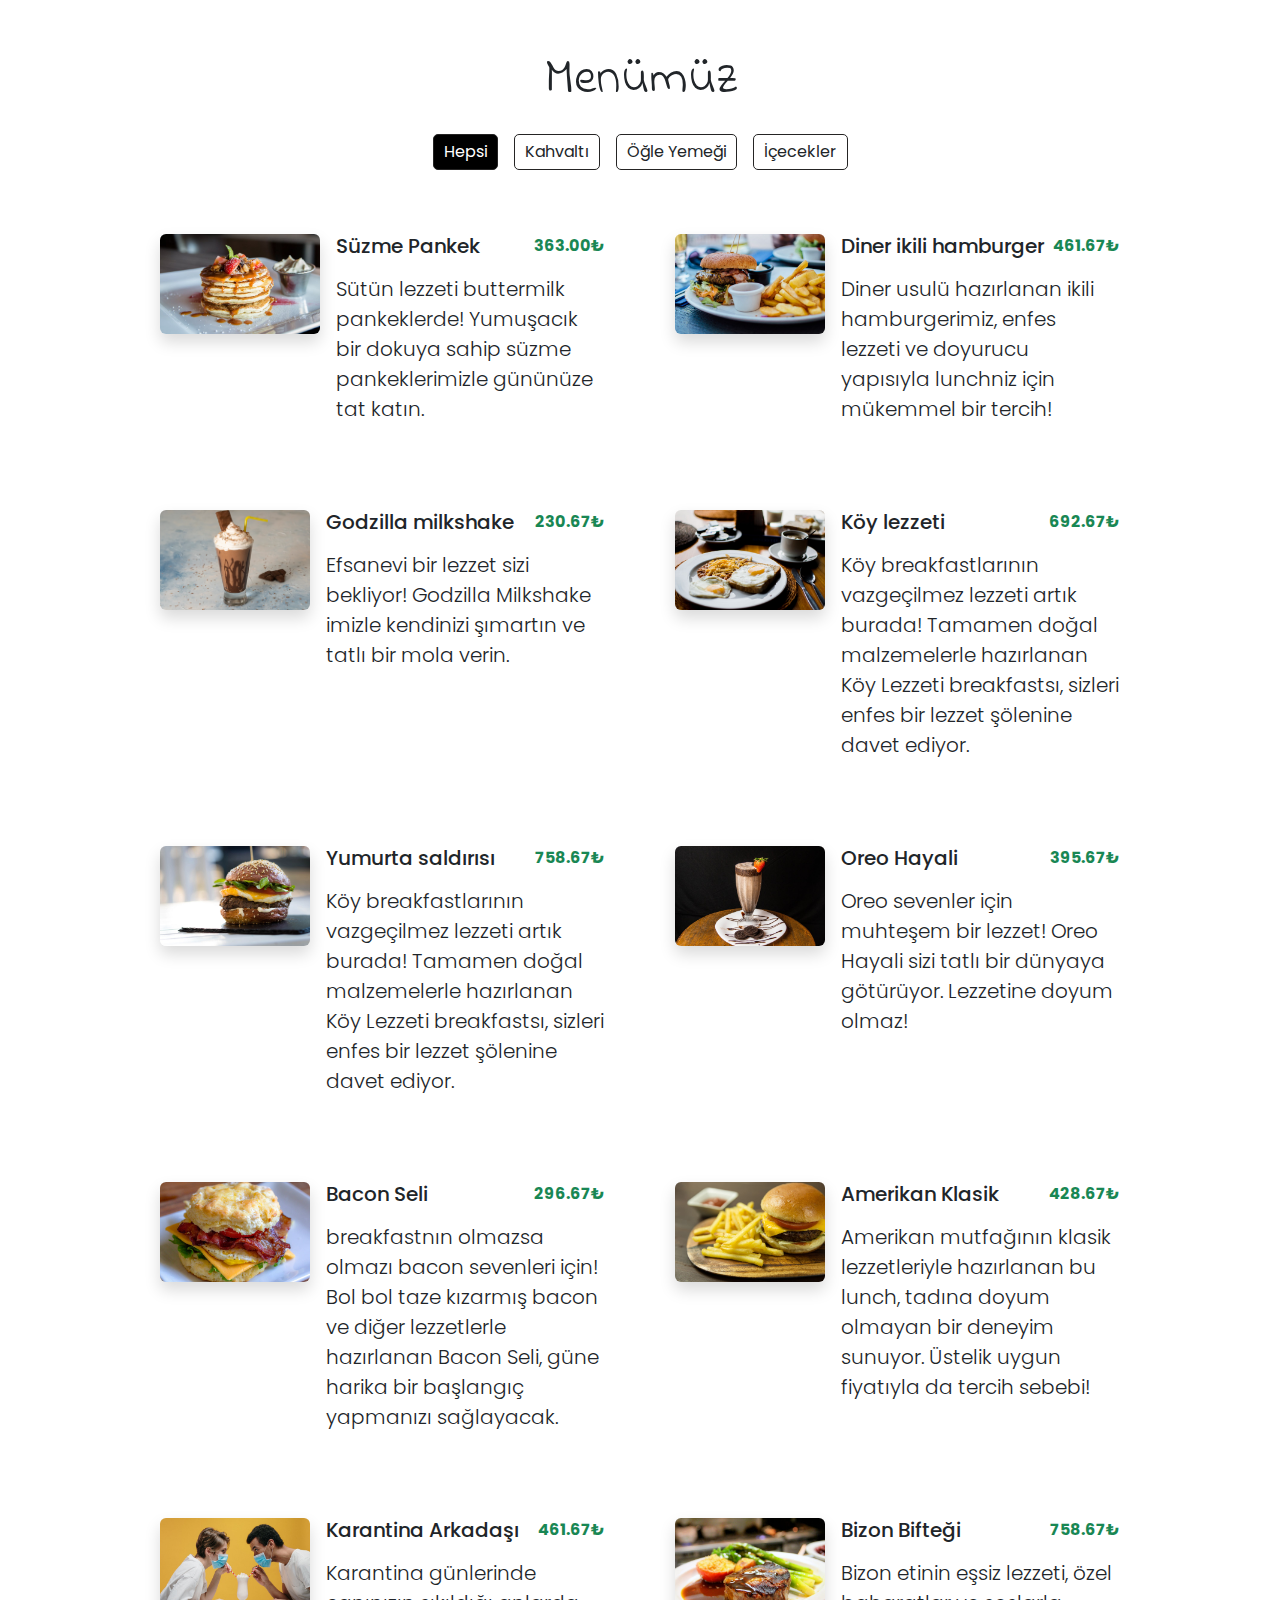
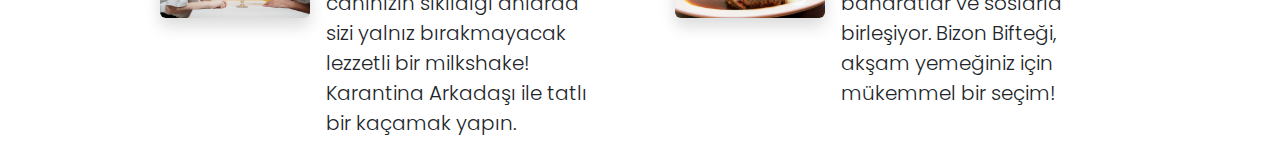
<file: index.html>
<!DOCTYPE html>
<html lang="en">

<head>
    <meta charset="UTF-8">
    <meta name="viewport" content="width=device-width, initial-scale=1.0">
    <title>QR MENU</title>
    <!-- Bs import -->
    <link rel="stylesheet" href="https://cdnjs.cloudflare.com/ajax/libs/bootstrap/5.3.3/css/bootstrap.min.css"
        integrity="sha512-jnSuA4Ss2PkkikSOLtYs8BlYIeeIK1h99ty4YfvRPAlzr377vr3CXDb7sb7eEEBYjDtcYj+AjBH3FLv5uSJuXg=="
        crossorigin="anonymous" referrerpolicy="no-referrer" />
    <!-- custom css -->
    <link rel="stylesheet" href="style.css">
</head>

<body>
    <!-- Head -->
    <h1 class="heading">Menümüz</h1>
    <!-- Buttons -->
    <div id="buttons" class="d-flex justify-content-center gap-3 my-4">
        <div>
            <label for="all">Hepsi</label>
            <input type="radio" name="cat" id="all" checked>
        </div>
        <div>
            <label for="breakfast">Kahvaltı</label>
            <input type="radio" name="cat" id="breakfast">
        </div>
        <div>
            <label for="lunch">Öğle Yemeği</label>
            <input type="radio" name="cat" id="lunch">
        </div>
        <div>
            <label for="shakes">İçecekler</label>
            <input type="radio" name="cat" id="shakes">
        </div>
        <!-- sadece bir tanesinin seçilebilir olmasını aynı name değerlerini vererek sağlayabiliriz. Eğer aynı name değerini vermezsek tıklanılan seçili olur ve o şekilde kalır. name değerlerini aynı verdikten sonra tıklanılan seçili olur diğer tıklanılanılandan seçim kaldırılır. -->
        <!-- label ile inputu birbirine bağlayabilmemiz için for değeri veriyoruz. for ve id birbiri arasındaki bağlantıyı sağladı. Yani for değerinde tutulan değerle verilen id aynı ise label a tıklandığında input da özellik alır.-->
        <!-- ilk inputa da varsayılan olarak checked değeri veriyoruz ki sayfa yüklendiğinde seçili gelsin. -->
    </div>
    <!-- Menu List -->
    <div id="menu-list">
        <!-- kart -->
        <!-- 
        <a href="#" id="card" class="d-flex flex-column flex-md-row text-dark gap-3 text-decoration-none">
            <img class="rounded shadow img-fluid" src="http://127.0.0.1:5500/images/item-2.jpeg" alt="img-2">
            <div>
                <div class="d-flex justify-content-between">
                    <h5>Diner ikili hamburger</h5>
                    <p class="text-success fw-bold">419.70₺</p>
                </div>
                <p class="lead">Diner usulü hazırlanan ikili hamburgerimiz, enfes lezzeti ve
                    doyurucu yapısıyla lunchniz için mükemmel bir tercih!
                </p>
            </div>
        </a> 
        -->

        <!-- kart -->
        <!-- 
        <div class="border p-5 shadow">KART</div>
        <div class="border p-5 shadow">KART</div>
        <div class="border p-5 shadow">KART</div>
        <div class="border p-5 shadow">KART</div>
        <div class="border p-5 shadow">KART</div> 
        -->
    </div>

    <!-- js connect -->
    <script src="main.js" type="module"></script>
</body>

</html>
</file>
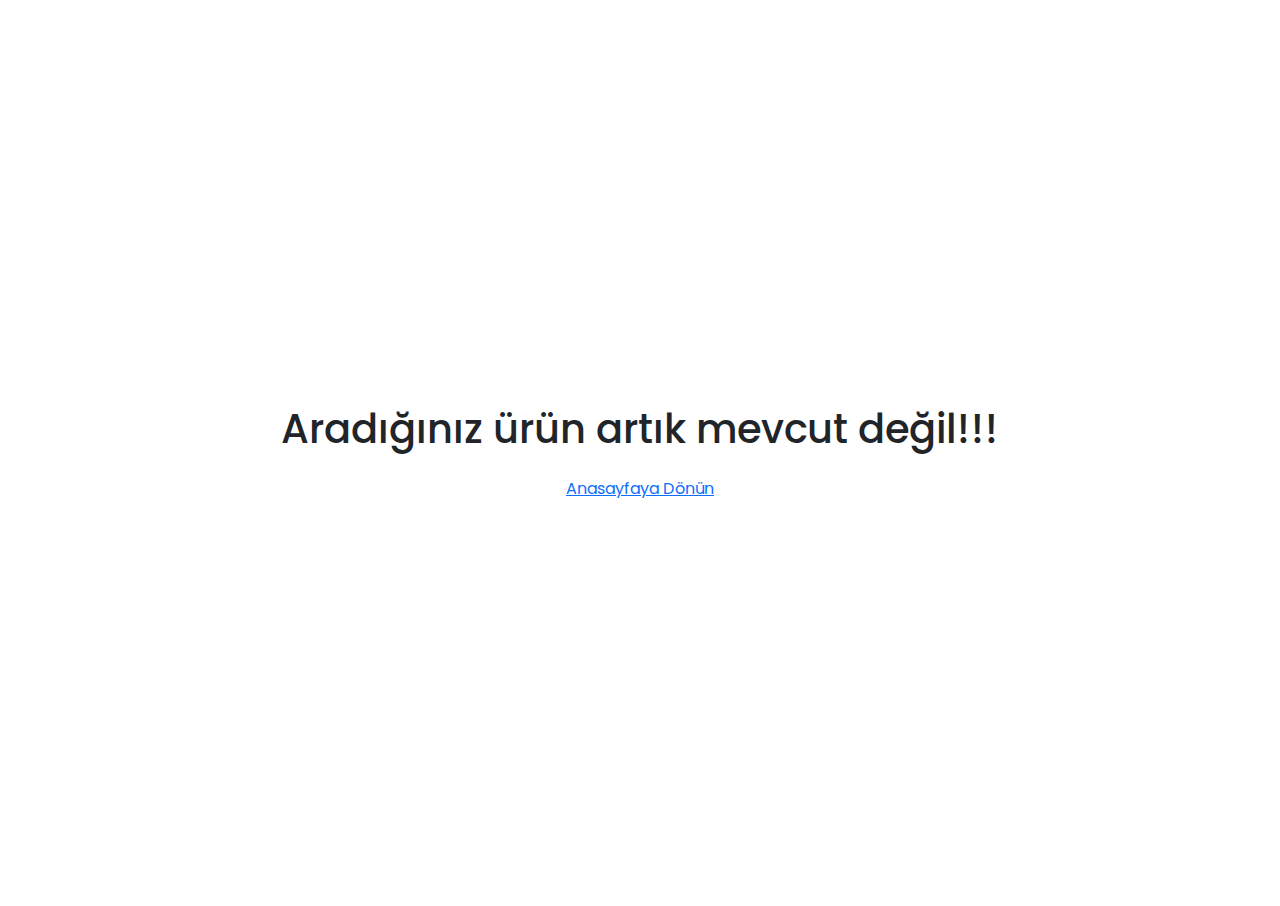
<file: detail.html>
<!DOCTYPE html>
<html lang="en">

<head>
    <meta charset="UTF-8">
    <meta name="viewport" content="width=device-width, initial-scale=1.0">
    <title>QR MENU DETAIL</title>
    <!-- Bs import -->
    <link rel="stylesheet" href="https://cdnjs.cloudflare.com/ajax/libs/bootstrap/5.3.3/css/bootstrap.min.css"
        integrity="sha512-jnSuA4Ss2PkkikSOLtYs8BlYIeeIK1h99ty4YfvRPAlzr377vr3CXDb7sb7eEEBYjDtcYj+AjBH3FLv5uSJuXg=="
        crossorigin="anonymous" referrerpolicy="no-referrer" />
    <!-- css link -->
    <link rel="stylesheet" href="style.css">
</head>

<body>

    <div id="outlet" style="max-width: 900px;" class="container my-5 d-flex flex-column gap-4 px-5">
        <!-- <div class="d-flex justify-content-between fs-6">
            <a href="/">
                <img width="35px" src="./images/home.png" alt="home">
            </a>
            <p>anasayfa / breakfast / süzme pankek</p>
        </div>

        <h1 class="text-center my-4">Süzme Pankek</h1>
        <img src="./images/item-1.jpeg" style="max-height: 400px;" alt="img1" class="rounded object-fit-cover shadow">
        <h4 class="mt-4">
            <span>Ürünün Kategorisi: </span>
            <span class="text-success">Breakfast</span>
        </h4>
        <h4 class="mt-4">
            <span>Ürünün Fiyatı: </span>
            <span class="text-success">500 ₺</span>
        </h4>
        <p class="lead">
            Sütün lezzeti buttermilk pankeklerde! Yumuşacık bir dokuya sahip süzme pankeklerimizle gününüze tat katın.
        </p> -->
    </div>

    <script type="module" src="./scripts/detail.js"></script>
</body>

</html>
</file>
<file: style.css>
@import url('https://fonts.googleapis.com/css2?family=Indie+Flower&family=Poppins:ital,wght@0,100;0,200;0,300;0,400;0,500;0,600;0,700;0,800;0,900;1,100;1,200;1,300;1,400;1,500;1,600;1,700;1,800;1,900&display=swap');

body {
    font-family: "Poppins", sans-serif;
}

.heading {
    font-family: "Indie Flower", cursive;
    text-align: center;
    margin-top: 50px;
    font-size: 50px;
}

#menu-list {
    display: grid;
    padding: 40px 160px 0;
    justify-content: center;
    grid-template-columns: repeat(auto-fit, minmax(400px, 1fr));
    gap: 70px;
}

#card img {
    width: 160px;
    height: 100px;
    object-fit: cover;
}

@media(max-width:768px) {
    #card {
        max-width: 400px;
    }

    #card img {
        width: 100%;
        height: 240px;
    }
}

#buttons {
    label {
        padding: 5px 10px;
        border: 1px solid rgb(37, 36, 36);
        border-radius: 5px;
        transition: all 0.3s;
        cursor: pointer;

        &:hover {
            background: black;
            color: white;
        }
    }

    input {
        display: none;
    }

    div:has(input:checked) label {
        background: black;
        color: white;
    }
}

/* #buttons div:has(input) ===> buttons id li yapının içerindeki divler inputa sahipse demek. */
/* #buttons div:has(input:checked) label{} ise buttons id li yapının içerisindeki divlerin inputu tıklıysa label lara ne olacak demek. */
</file>
